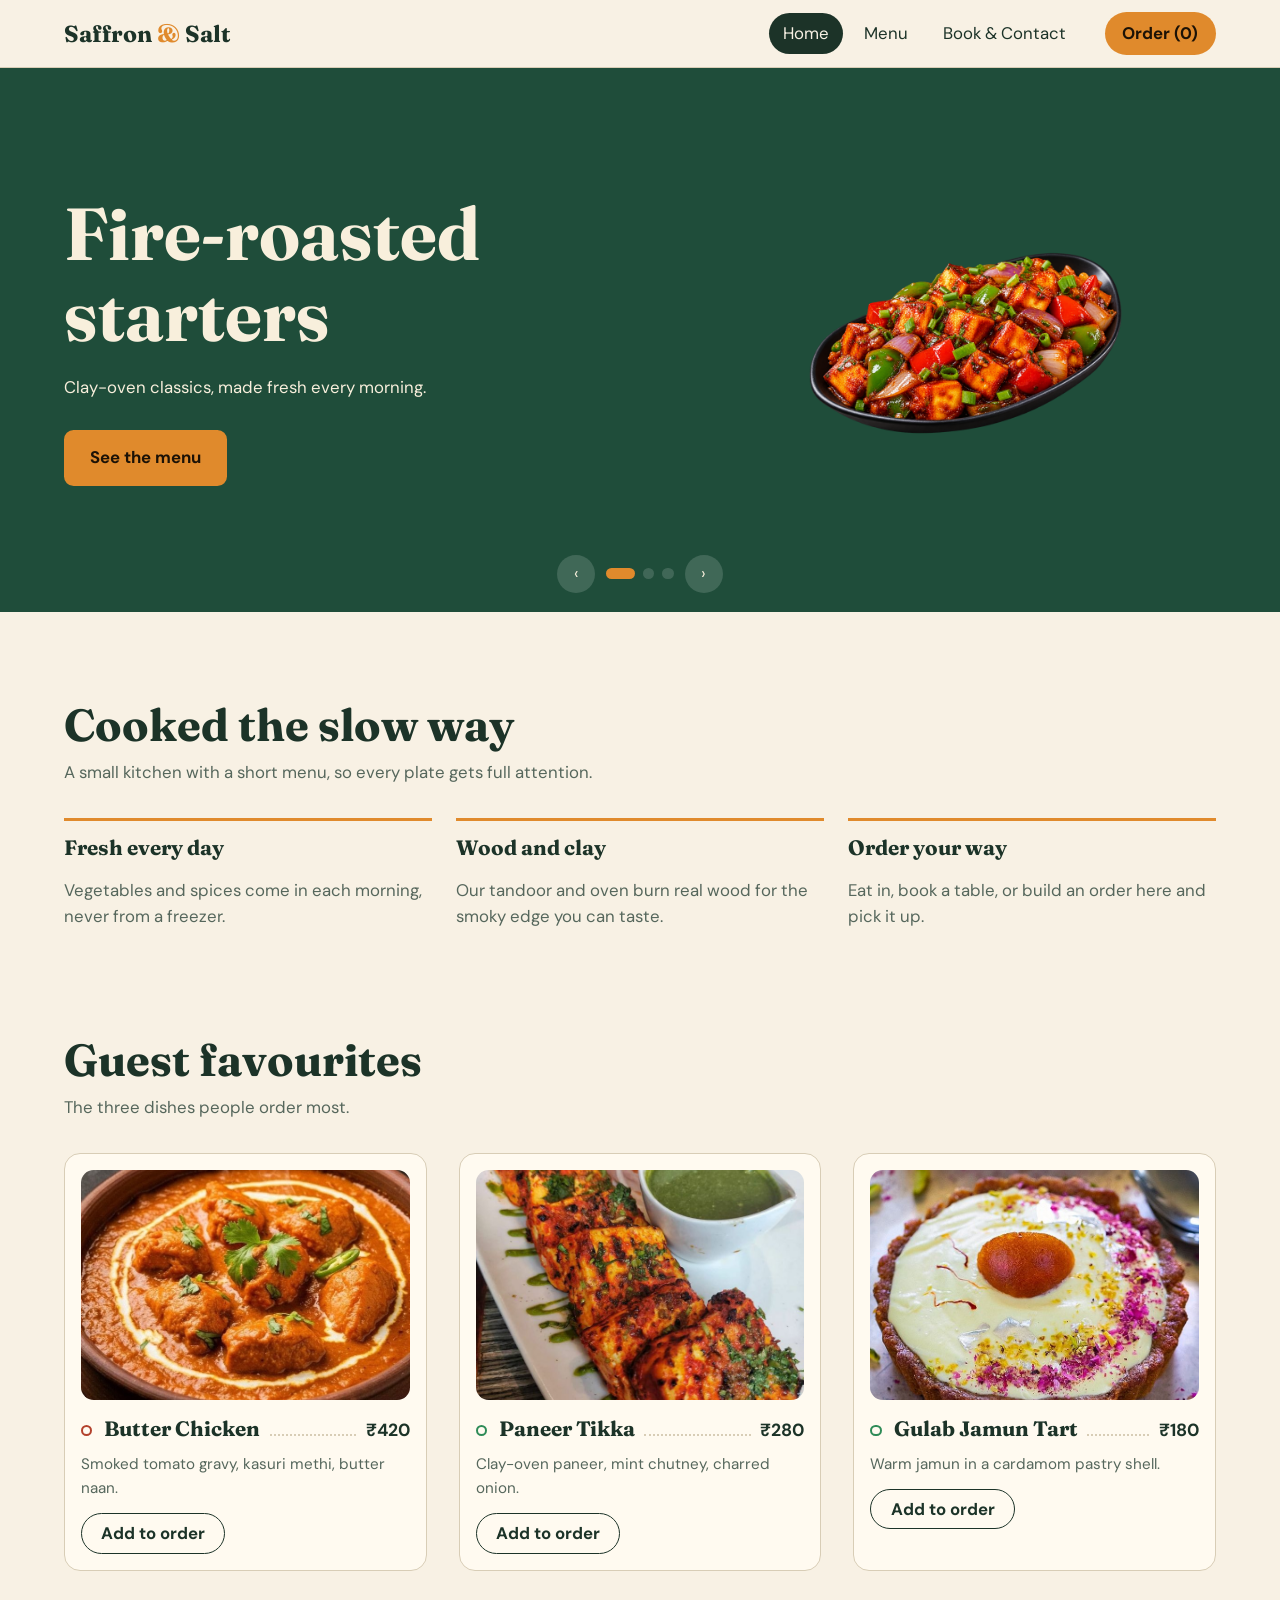
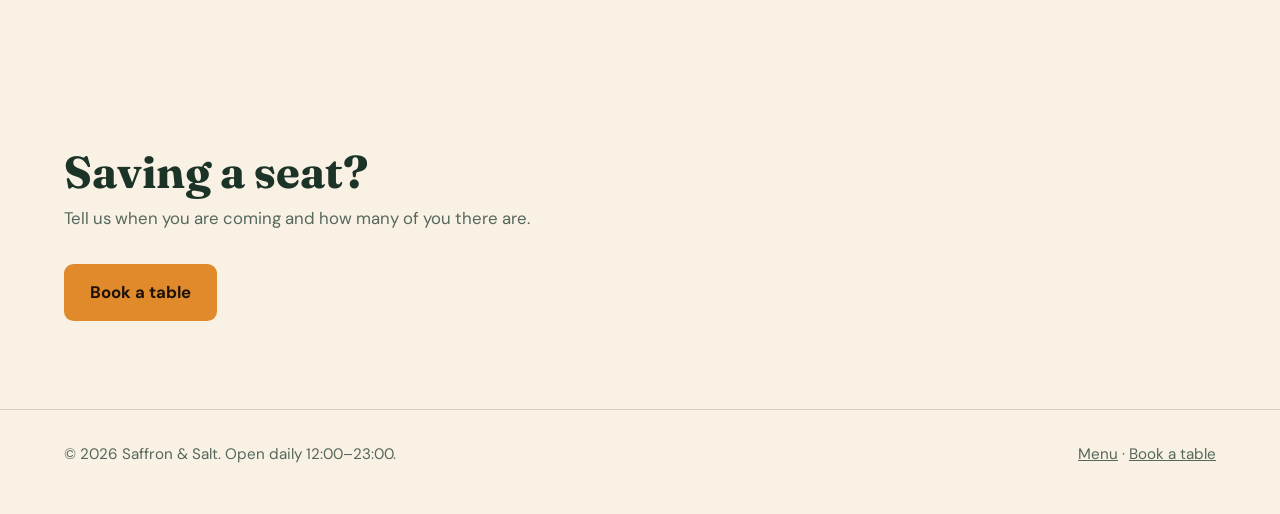
<file: index.html>
<!DOCTYPE html>
<html lang="en">

<head>
    <meta charset="utf-8">
    <meta name="viewport" content="width=device-width, initial-scale=1, viewport-fit=cover">

    <title>Saffron &amp; Salt – Modern Indian Kitchen</title>

    <meta name="description"
        content="Saffron &amp; Salt – modern Indian kitchen. View the menu, order online and book a table.">

    <link rel="preconnect" href="https://fonts.googleapis.com">

    <link
        href="https://fonts.googleapis.com/css2?family=DM+Sans:wght@400;500;700&family=Fraunces:opsz,wght@9..144,500;9..144,700&display=swap"
        rel="stylesheet">

    <link rel="stylesheet" href="css/style.css">
</head>

<body>

    <!-- HEADER -->
    <header class="top">
        <div class="wrap bar">

            <a class="logo" href="index.html" data-p="index">
                Saffron <i>&amp;</i> Salt
            </a>

            <nav class="nav" id="nav" aria-label="Main">
                <a data-p="index" href="index.html">Home</a>
                <a data-p="menu" href="menu.html">Menu</a>
                <a data-p="contact" href="contact.html">Book &amp; Contact</a>
            </nav>

            <button class="pill" id="cartBtn">
                Order (<span id="cartN">0</span>)
            </button>

            <button class="tgl" id="tgl" aria-expanded="false" aria-controls="nav">
                Menu
            </button>

        </div>
    </header>

    <!-- MAIN CONTENT -->
    <main data-view="index">

        <!-- HERO SLIDER -->
        <section class="hero" style="padding:0" aria-roledescription="carousel"
            aria-label="Featured dishes">

            <!-- SLIDE 1 -->
            <div class="slide" style="background:#1f4d3a">

                <div class="tx">
                    <h1>Fire-roasted starters</h1>

                    <p>Clay-oven classics, made fresh every morning.</p>

                    <a class="btn" href="menu.html" data-p="menu">
                        See the menu
                    </a>
                </div>

                <img
                    class="plate"
                    src="images/Glossy Chilli Paneer Platter.png"
                    alt="Fire roasted Paneer Tikka">
            </div>

            <!-- SLIDE 2 -->
            <div class="slide" style="background:#8e3a1f">

                <div class="tx">
                    <h1>Slow-cooked mains</h1>

                    <p>Gravies simmered for hours, naan baked to order.</p>

                    <a class="btn" href="menu.html" data-p="menu">
                        Order online
                    </a>
                </div>

                <img
                    class="plate"
                    src="images/Butter Chicken in Ornate Copper Bowl.png"
                    alt="Slow cooked Butter Chicken">
            </div>

            <!-- SLIDE 3 -->
            <div class="slide" style="background:#43213d">

                <div class="tx">
                    <h1>Sweet endings</h1>

                    <p>Warm tarts, dark chocolate and mango lassi.</p>

                    <a class="btn" href="menu.html" data-p="menu">
                        Pick dessert
                    </a>
                </div>

                <img
                    class="plate"
                    src="images/Garnished Rasmalai in Elegant Bowl.png"
                    alt="Delicious Gulab Jamun dessert">
            </div>

            <!-- SLIDER CONTROLS -->
            <div class="hc">

                <button id="prev" aria-label="Previous slide">
                    ‹
                </button>

                <span id="dots" style="display:flex;gap:.5rem;align-items:center"></span>

                <button id="next" aria-label="Next slide">
                    ›
                </button>

            </div>

        </section>

        <!-- ABOUT SECTION -->
        <section>
            <div class="wrap">

                <h2 class="rv">Cooked the slow way</h2>

                <p class="sub rv">
                    A small kitchen with a short menu, so every plate gets full attention.
                </p>

                <div class="cols">

                    <div class="feat rv">
                        <h3>Fresh every day</h3>
                        <p>
                            Vegetables and spices come in each morning,
                            never from a freezer.
                        </p>
                    </div>

                    <div class="feat rv">
                        <h3>Wood and clay</h3>
                        <p>
                            Our tandoor and oven burn real wood for the smoky
                            edge you can taste.
                        </p>
                    </div>

                    <div class="feat rv">
                        <h3>Order your way</h3>
                        <p>
                            Eat in, book a table, or build an order here
                            and pick it up.
                        </p>
                    </div>

                </div>
            </div>
        </section>

        <!-- POPULAR DISHES -->
        <section style="padding-top:0">
            <div class="wrap">

                <h2 class="rv">Guest favourites</h2>

                <p class="sub rv">
                    The three dishes people order most.
                </p>

                <ul class="list" id="popular"></ul>

            </div>
        </section>

        <!-- BOOKING SECTION -->
        <section class="band">
            <div class="wrap">

                <h2>Saving a seat?</h2>

                <p class="sub">
                    Tell us when you are coming and how many of you there are.
                </p>

                <a class="btn" href="contact.html" data-p="contact">
                    Book a table
                </a>

            </div>
        </section>

    </main>

    <!-- CART OVERLAY -->
    <div class="ov" id="ov"></div>

    <!-- CART -->
    <aside class="cart" id="cart" aria-label="Your order" hidden>

        <button class="x" aria-label="Close order">
            
        </button>

        <h2>Your order</h2>

        <ul id="cartList"></ul>

        <div class="tot">
            <span>Total</span>
            <span id="cartT">₹0</span>
        </div>

        <button class="btn" id="place" disabled>
            Place order
        </button>

    </aside>

    <!-- FOOTER -->
    <footer class="ft">
        <div class="wrap">

            <span>
                © <span id="yr"></span> Saffron &amp; Salt.
                Open daily 12:00–23:00.
            </span>

            <span>
                <a href="menu.html" data-p="menu">Menu</a>
                ·
                <a href="contact.html" data-p="contact">Book a table</a>
            </span>

        </div>
    </footer>

    <!-- JAVASCRIPT -->
    <script src="js/main.js" defer></script>

</body>
</html>
</file>
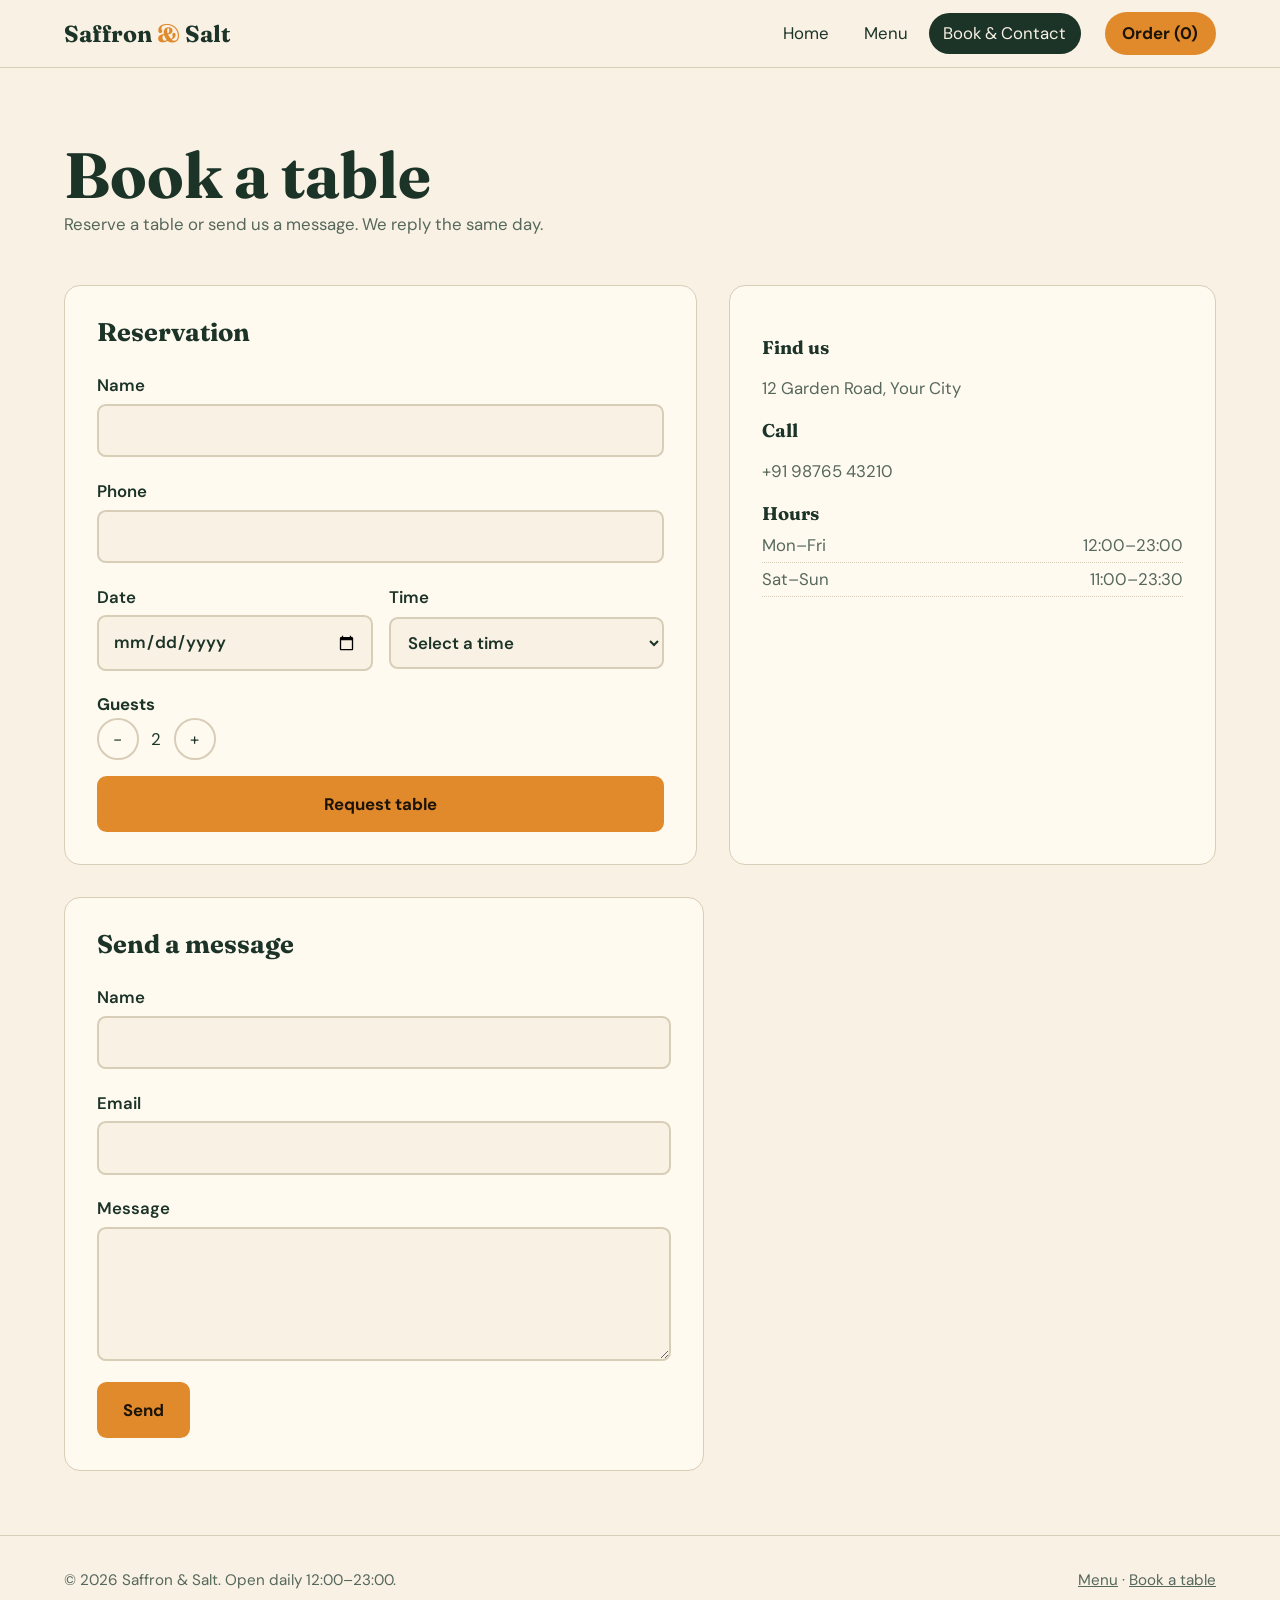
<file: contact.html>
<!DOCTYPE html>
<html lang="en">

<head>
    <meta charset="utf-8">
    <meta name="viewport" content="width=device-width, initial-scale=1, viewport-fit=cover">
    <title>Book a table – Saffron &amp; Salt</title>
    <meta name="description"
        content="Saffron &amp; Salt – modern Indian kitchen. View the menu, order online and book a table.">
    <link rel="preconnect" href="https://fonts.googleapis.com">
    <link
        href="https://fonts.googleapis.com/css2?family=DM+Sans:wght@400;500;700&family=Fraunces:opsz,wght@9..144,500;9..144,700&display=swap"
        rel="stylesheet">
    <link rel="stylesheet" href="css/style.css">
</head>

<body>
    <header class="top">
        <div class="wrap bar"><a class="logo" href="index.html" data-p="index">Saffron <i>&amp;</i> Salt</a>
            <nav class="nav" id="nav" aria-label="Main"><a data-p="index" href="index.html">Home</a><a data-p="menu"
                    href="menu.html">Menu</a><a data-p="contact" href="contact.html">Book &amp; Contact</a></nav>
            <button class="pill" id="cartBtn">Order (<span id="cartN">0</span>)</button>
            <button class="tgl" id="tgl" aria-expanded="false" aria-controls="nav">Menu</button>
        </div>
    </header>
    <main data-view="contact">
        <div class="wrap">
            <div class="pg">
                <h1>Book a table</h1>
                <p class="sub">Reserve a table or send us a message. We reply the same day.</p>
            </div>
            <div class="two">
                <div class="card">
                    <form id="book" novalidate>
                        <h2 style="font-size:1.6rem">Reservation</h2>
                        <label>Name<input name="name" autocomplete="name"><span class="err"
                                aria-live="polite"></span></label>
                        <label>Phone<input name="phone" type="tel" autocomplete="tel" inputmode="numeric"><span
                                class="err" aria-live="polite"></span></label>
                        <div class="row"><label>Date<input name="date" type="date"><span class="err"
                                    aria-live="polite"></span></label><label>Time<select name="time"></select><span
                                    class="err" aria-live="polite"></span></label></div>
                        <div><b>Guests</b>
                            <div class="step"><button type="button" data-step="-1"
                                    aria-label="Fewer guests">−</button><output id="gOut" value="2">2</output><button
                                    type="button" data-step="1" aria-label="More guests">+</button><input type="hidden"
                                    name="guests" value="2"></div>
                        </div>
                        <button class="btn" type="submit">Request table</button>
                    </form>
                </div>
                <div class="info card">
                    <h3>Find us</h3>
                    <p>12 Garden Road, Your City</p>
                    <h3>Call</h3>
                    <p>+91 98765 43210</p>
                    <h3>Hours</h3>
                    <div class="hrs"><span>Mon–Fri</span><span>12:00–23:00</span></div>
                    <div class="hrs"><span>Sat–Sun</span><span>11:00–23:30</span></div>
                </div>
            </div>
            <div class="card" style="margin-top:2rem;max-width:40rem">
                <form id="msg" novalidate>
                    <h2 style="font-size:1.6rem">Send a message</h2>
                    <label>Name<input name="name" autocomplete="name"><span class="err"
                            aria-live="polite"></span></label>
                    <label>Email<input name="email" type="email" autocomplete="email"><span class="err"
                            aria-live="polite"></span></label>
                    <label>Message<textarea name="msg" rows="4"></textarea><span class="err"
                            aria-live="polite"></span></label>
                    <div><button class="btn" type="submit">Send</button></div>
                </form>
            </div>
            <div style="height:4rem"></div>
        </div>
    </main>
    <div class="ov" id="ov"></div>
    <aside class="cart" id="cart" aria-label="Your order" hidden><button class="x" aria-label="Close order">×</button>
        <h2>Your order</h2>
        <ul id="cartList"></ul>
        <div class="tot"><span>Total</span><span id="cartT">₹0</span></div><button class="btn" id="place" disabled>Place
            order</button>
    </aside>
    <footer class="ft">
        <div class="wrap"><span>© <span id="yr"></span> Saffron &amp; Salt. Open daily 12:00–23:00.</span><span><a
                    href="menu.html" data-p="menu">Menu</a> · <a href="contact.html" data-p="contact">Book a
                    table</a></span></div>
    </footer>
    <script src="js/main.js" defer></script>
</body>

</html>
</file>
<file: css/style.css>
:root {
  --bg: #f8f1e4;
  --card: #fffaf0;
  --ink: #1c3328;
  --mute: #56675c;
  --line: #d8cdb6;
  --acc: #e08a2c;
  --acc-ink: #1c1206;
  --err: #b3261e;
  --disp: "Fraunces", Georgia, serif;
  --body: "DM Sans", "Segoe UI", system-ui, sans-serif;
  color-scheme: light;
  box-sizing: border-box;
}

*,
*::before,
*::after {
  box-sizing: inherit;
}

html {
  scroll-behavior: smooth;
}

body {
  margin: 0;
  background: var(--bg);
  color: var(--ink);
  font: 400 1.05rem/1.6 var(--body);
}

a {
  color: inherit;
}

h1, h2, h3 {
  font-family: var(--disp);
  line-height: 1.1;
  margin: 0;
}

button {
  font: inherit;
  cursor: pointer;
}

[hidden] {
  display: none !important;
}

.wrap {
  width: min(72rem, 100% - 2.5rem);
  margin-inline: auto;
}

/* HEADER */

header.top {
  position: sticky;
  top: 0;
  z-index: 30;
  background: var(--bg);
  border-bottom: 1px solid var(--line);
}

.bar {
  display: flex;
  align-items: center;
  gap: 1.5rem;
  min-height: 4.2rem;
}

.logo {
  font: 700 1.45rem var(--disp);
  text-decoration: none;
  margin-right: auto;
}

.logo i {
  color: var(--acc);
  font-style: normal;
}

.nav {
  display: flex;
  gap: .4rem;
}

.nav a {
  padding: .45rem .9rem;
  text-decoration: none;
  border-radius: 2rem;
}

.nav a:hover {
  background: var(--line);
}

.nav a.on {
  background: var(--ink);
  color: var(--bg);
}

.pill {
  background: var(--acc);
  color: var(--acc-ink);
  border: 0;
  border-radius: 2rem;
  padding: .5rem 1.1rem;
  font-weight: 700;
}

.tgl {
  display: none;
}

/* BUTTONS */

.btn {
  display: inline-block;
  background: var(--acc);
  color: var(--acc-ink);
  border: 2px solid var(--acc);
  border-radius: .6rem;
  padding: .8rem 1.5rem;
  font-weight: 700;
  text-decoration: none;
}

.btn:hover {
  transform: translateY(-3px);
  box-shadow: 0 .6rem 1.2rem rgba(224,138,44,.35);
}

/* HERO SECTION */

.hero {
  position: relative;
  overflow: hidden;
  color: #f8efdc;
  min-height: min(34rem, 80vh);
}

.slide {
  position: absolute;
  inset: 0;
  display: grid;
  grid-template-columns: 1.1fr .9fr;
  align-items: center;
  gap: 2rem;
  padding: 3rem max(1.25rem, calc((100% - 72rem) / 2));
  opacity: 0;
  visibility: hidden;
  transition: opacity .8s;
}

.slide.on {
  opacity: 1;
  visibility: visible;
}

.slide h1 {
  font-size: clamp(2.4rem, 6vw, 4.6rem);
}

.slide p {
  max-width: 34ch;
  margin: 1.1rem 0 1.8rem;
}

.plate {
  width: min(100%, 20rem);
  justify-self: center;
}

.hc {
  position: absolute;
  bottom: 1.2rem;
  left: 0;
  right: 0;
  display: flex;
  justify-content: center;
  align-items: center;
  gap: .7rem;
}

.hc button {
  background: rgba(255,255,255,.15);
  color: inherit;
  border: 0;
  border-radius: 50%;
  width: 2.4rem;
  height: 2.4rem;
}

.hc .d {
  width: .7rem;
  height: .7rem;
  padding: 0;
}

.hc .d.on {
  background: var(--acc);
  width: 1.8rem;
  border-radius: 1rem;
}

/* SECTIONS */

section {
  padding: clamp(3rem, 7vw, 5.5rem) 0;
}

h2 {
  font-size: clamp(1.9rem, 4vw, 2.8rem);
  margin-bottom: .6rem;
}

.sub {
  color: var(--mute);
  margin: 0 0 2rem;
  max-width: 55ch;
}

.cols {
  display: grid;
  grid-template-columns: repeat(auto-fit, minmax(15rem, 1fr));
  gap: 1.5rem;
}

.feat {
  border-top: 3px solid var(--acc);
  padding-top: 1rem;
}

.feat h3 {
  font-size: 1.3rem;
}

.feat p {
  color: var(--mute);
}

/* MENU FILTERS */

.filters {
  display: flex;
  gap: .5rem;
  flex-wrap: wrap;
  margin-bottom: 2rem;
}

.filters button {
  background: none;
  color: var(--ink);
  border: 1.5px solid var(--line);
  border-radius: 2rem;
  padding: .4rem 1.1rem;
}

.filters button.on {
  background: var(--ink);
  color: var(--bg);
}

/* MENU GRID */

.list {
  list-style: none;
  margin: 0;
  padding: 0;
  display: grid;
  grid-template-columns: repeat(auto-fit, minmax(20rem, 1fr));
  gap: 2rem;
}

/* DISH CARDS */

.dish {
  position: relative;
  padding: 1rem;
  background: var(--card);
  border: 1px solid var(--line);
  border-radius: 1rem;
  overflow: hidden;
  transition: transform .3s, box-shadow .3s;
}

.dish:hover {
  transform: translateY(-6px);
  box-shadow: 0 12px 25px rgba(0,0,0,.12);
}

/* FOOD IMAGES */

.dish img {
  width: 100%;
  height: 230px;
  object-fit: cover;
  display: block;
  border-radius: .8rem;
  margin-bottom: 1rem;
  transition: transform .4s;
}

.dish:hover img {
  transform: scale(1.03);
}

/* DISH NAME */

.dish .top {
  display: flex;
  align-items: baseline;
  gap: .6rem;
  border: none;
  background: transparent;
}

.nm {
  font: 700 1.3rem var(--disp);
}

.lead {
  flex: 1;
  border-bottom: 2px dotted var(--line);
}

.dish b {
  font-size: 1.1rem;
}

/* DISH DESCRIPTION */

.dish p {
  margin: .5rem 0 .8rem;
  color: var(--mute);
  font-size: .95rem;
}

/* VEG AND NON VEG DOT */

.dot {
  display: inline-block;
  width: .7rem;
  height: .7rem;
  border-radius: 50%;
  margin-right: .5rem;
  border: 2px solid #2e8b57;
}

.dot.nv {
  border-color: #b3412c;
}

/* ADD BUTTON */

.add {
  background: none;
  border: 1.5px solid var(--ink);
  color: var(--ink);
  border-radius: 2rem;
  padding: .35rem 1.2rem;
  font-weight: 700;
  transition: .2s;
}

.add:hover {
  background: var(--acc);
  border-color: var(--acc);
  color: var(--acc-ink);
}

/* CART */

.ov {
  position: fixed;
  inset: 0;
  background: rgba(0,0,0,.5);
  opacity: 0;
  pointer-events: none;
  transition: opacity .3s;
  z-index: 50;
}

.ov.on {
  opacity: 1;
  pointer-events: auto;
}

.cart {
  position: fixed;
  top: 0;
  right: 0;
  bottom: 0;
  width: min(24rem, 100%);
  background: var(--card);
  z-index: 60;
  transform: translateX(100%);
  transition: transform .35s;
  display: flex;
  flex-direction: column;
  padding: 1.5rem;
  box-shadow: -1rem 0 3rem rgba(0,0,0,.25);
}

.cart.on {
  transform: none;
}

.cart h2 {
  font-size: 1.7rem;
}

.cart ul {
  list-style: none;
  padding: 0;
  margin: 1rem 0;
  flex: 1;
  overflow: auto;
}

.cart li {
  display: flex;
  justify-content: space-between;
  align-items: center;
  gap: .5rem;
  padding: .6rem 0;
  border-bottom: 1px solid var(--line);
}

.q {
  display: flex;
  align-items: center;
  gap: .4rem;
}

.q button {
  width: 1.8rem;
  height: 1.8rem;
  border-radius: 50%;
  border: 1px solid var(--line);
  background: none;
  color: var(--ink);
}

.tot {
  display: flex;
  justify-content: space-between;
  font-weight: 700;
  font-size: 1.2rem;
  margin-bottom: 1rem;
}

.x {
  align-self: flex-end;
  background: none;
  border: 0;
  color: var(--ink);
  font-size: 1.6rem;
}

.mt {
  color: var(--mute);
}

/* FORMS */

.pg {
  padding: clamp(2.5rem, 6vw, 4.5rem) 0 1rem;
}

.pg h1 {
  font-size: clamp(2.4rem, 6vw, 4rem);
}

.two {
  display: grid;
  grid-template-columns: 1.3fr 1fr;
  gap: 2rem;
}

.card {
  background: var(--card);
  border: 1px solid var(--line);
  border-radius: 1rem;
  padding: 2rem;
}

form {
  display: grid;
  gap: 1rem;
}

.row {
  display: grid;
  grid-template-columns: 1fr 1fr;
  gap: 1rem;
}

label {
  display: grid;
  gap: .3rem;
  font-weight: 600;
}

input, select, textarea {
  font: inherit;
  padding: .7rem .85rem;
  border: 2px solid var(--line);
  border-radius: .55rem;
  background: var(--bg);
  color: var(--ink);
  width: 100%;
}

.err {
  color: var(--err);
  font-size: .85rem;
}

.step {
  display: flex;
  align-items: center;
  gap: .8rem;
}

.step button {
  width: 2.6rem;
  height: 2.6rem;
  border-radius: 50%;
  border: 2px solid var(--line);
  background: none;
  color: var(--ink);
}

.ok {
  border-left: 4px solid var(--acc);
  padding: 1rem;
  background: var(--bg);
}

.info h3 {
  font-size: 1.15rem;
  margin: 1.2rem 0 .3rem;
}

.info p {
  color: var(--mute);
}

.hrs {
  display: flex;
  justify-content: space-between;
  border-bottom: 1px dotted var(--line);
  padding: .2rem 0;
  color: var(--mute);
}

/* FOOTER */

footer.ft {
  border-top: 1px solid var(--line);
  padding: 2rem 0 3rem;
  color: var(--mute);
  font-size: .95rem;
}

.ft .wrap {
  display: flex;
  justify-content: space-between;
  gap: 1rem;
  flex-wrap: wrap;
}

/* MOBILE RESPONSIVE */

@media (max-width: 48rem) {

  .tgl {
    display: block;
    background: none;
    border: 1px solid var(--line);
    color: var(--ink);
    border-radius: .5rem;
    padding: .45rem .8rem;
  }

  .nav {
    display: none;
    position: absolute;
    top: 100%;
    left: 0;
    right: 0;
    background: var(--bg);
    flex-direction: column;
    padding: .8rem 1.25rem;
    border-bottom: 1px solid var(--line);
  }

  .nav.open {
    display: flex;
  }

  .bar {
    gap: .7rem;
  }

  .slide {
    grid-template-columns: 1fr;
    padding-block: 2rem 4.5rem;
  }

  .plate {
    width: 9rem;
  }

  .hero {
    min-height: 34rem;
  }

  .two,
  .row {
    grid-template-columns: 1fr;
  }

  .list {
    grid-template-columns: 1fr;
    gap: 1.2rem;
  }

  .dish img {
    height: 210px;
  }

}

/* TABLET */

@media (min-width: 49rem) and (max-width: 70rem) {

  .list {
    grid-template-columns: repeat(2, 1fr);
    gap: 1.5rem;
  }

}

/* DARK MODE */

@media (prefers-color-scheme: dark) {

  :root:not([data-theme="light"]) {
    --bg: #121b16;
    --card: #1a2620;
    --ink: #f3ead7;
    --mute: #a7b3a9;
    --line: #2e3d34;
    --err: #ff8a80;
    color-scheme: dark;
  }

}

/* ACCESSIBILITY */

@media (prefers-reduced-motion: reduce) {

  html {
    scroll-behavior: auto;
  }

  *,
  *::before,
  *::after {
    transition-duration: .01ms !important;
  }

}
</file>
